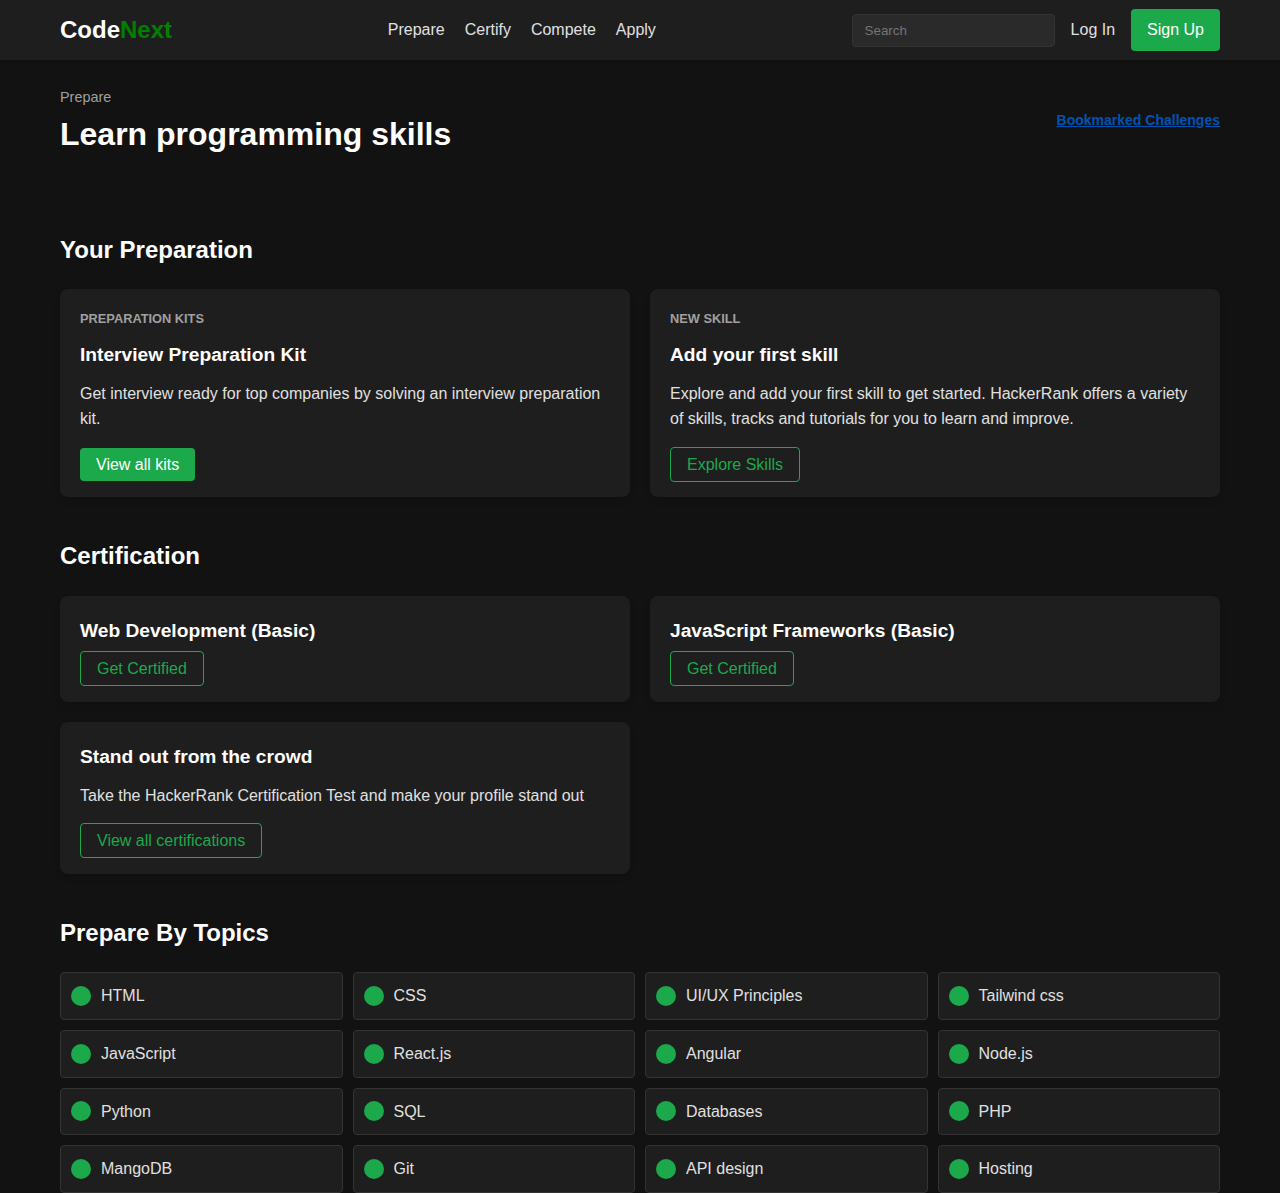
<file: index.html>
<!DOCTYPE html>
<html lang="en">
<head>
    <meta charset="UTF-8">
    <meta name="viewport" content="width=device-width, initial-scale=1.0">
    <title>Dashboard</title>
    <link rel="stylesheet" href="styles.css">
</head>
<body>
    <header>
        <nav>
            <div class="container">
                <div class="logo">
                    <a href="#"><span class="white">Code</span><span class="green">Next</span></a>
                </div>
                <ul class="nav-links">
                    <li><a href="index.html">Prepare</a></li>
                    <li><a href="index2.html">Certify</a></li>
                    <li><a href="i3.html">Compete</a></li>
                    <li><a href="i4.html">Apply</a></li>
                </ul>
                <div class="search-login">
                    <div class="search-bar">
                        <input type="search" placeholder="Search">
                    </div>
                    <a href="#" class="btn btn-ghost">Log In</a>
                    <a href="#" class="btn btn-primary">Sign Up</a>
                </div>
            </div>
        </nav>
    </header>
<br>
    <main class="container">
        <section class="hero">
            <p class="subtitle">Prepare</p>
            <h1 class="section-title">Learn programming skills <span class="bookmarked">Bookmarked Challenges</span></h1>
        </section>
<br><br>
        <section class="preparation">
            <h2>Your Preparation</h2>
            <div class="card-grid">
                <div class="card">
                    <h3>PREPARATION KITS</h3>
                    <h4>Interview Preparation Kit</h4>
                    <p>Get interview ready for top companies by solving an interview preparation kit.</p>
                    <a href="#" class="btn btn-primary">View all kits</a>
                </div>
                <div class="card">
                    <h3>NEW SKILL</h3>
                    <h4>Add your first skill</h4>
                    <p>Explore and add your first skill to get started. HackerRank offers a variety of skills, tracks and tutorials for you to learn and improve.</p>
                    <a href="#" class="btn btn-outline">Explore Skills</a>
                </div>
            </div>
        </section>

        <section class="certification">
            <h2>Certification</h2>
            <div class="card-grid">
                <div class="card">
                    <h4>Web Development (Basic)</h4>
                    <a href="#" class="btn btn-outline">Get Certified</a>
                </div>
                <div class="card">
                    <h4>JavaScript Frameworks (Basic)</h4>
                    <a href="#" class="btn btn-outline">Get Certified</a>
                </div>
                <div class="card">
                    <h4>Stand out from the crowd</h4>
                    <p>Take the HackerRank Certification Test and make your profile stand out</p>
                    <a href="#" class="btn btn-outline">View all certifications</a>
                </div>
            </div>
        </section>

        <section class="topics">
            <h2>Prepare By Topics</h2>
            <div class="topic-grid">
                <a href="#" class="topic-item">HTML</a>
                <a href="#" class="topic-item">CSS</a>
                <a href="#" class="topic-item">UI/UX Principles</a>
                <a href="#" class="topic-item">Tailwind css</a>
                <a href="#" class="topic-item">JavaScript</a>
                <a href="#" class="topic-item">React.js</a>
                <a href="#" class="topic-item">Angular</a>
                <a href="#" class="topic-item">Node.js</a>
                <a href="#" class="topic-item">Python</a>
                <a href="#" class="topic-item">SQL</a>
                <a href="#" class="topic-item">Databases</a>
                <a href="#" class="topic-item">PHP</a>
                <a href="#" class="topic-item">MangoDB</a>
                <a href="#" class="topic-item">Git</a>
                <a href="#" class="topic-item">API design</a>
                <a href="#" class="topic-item">Hosting</a>
            </div>
        </section>
    </main>
</body>
</html>
</file>
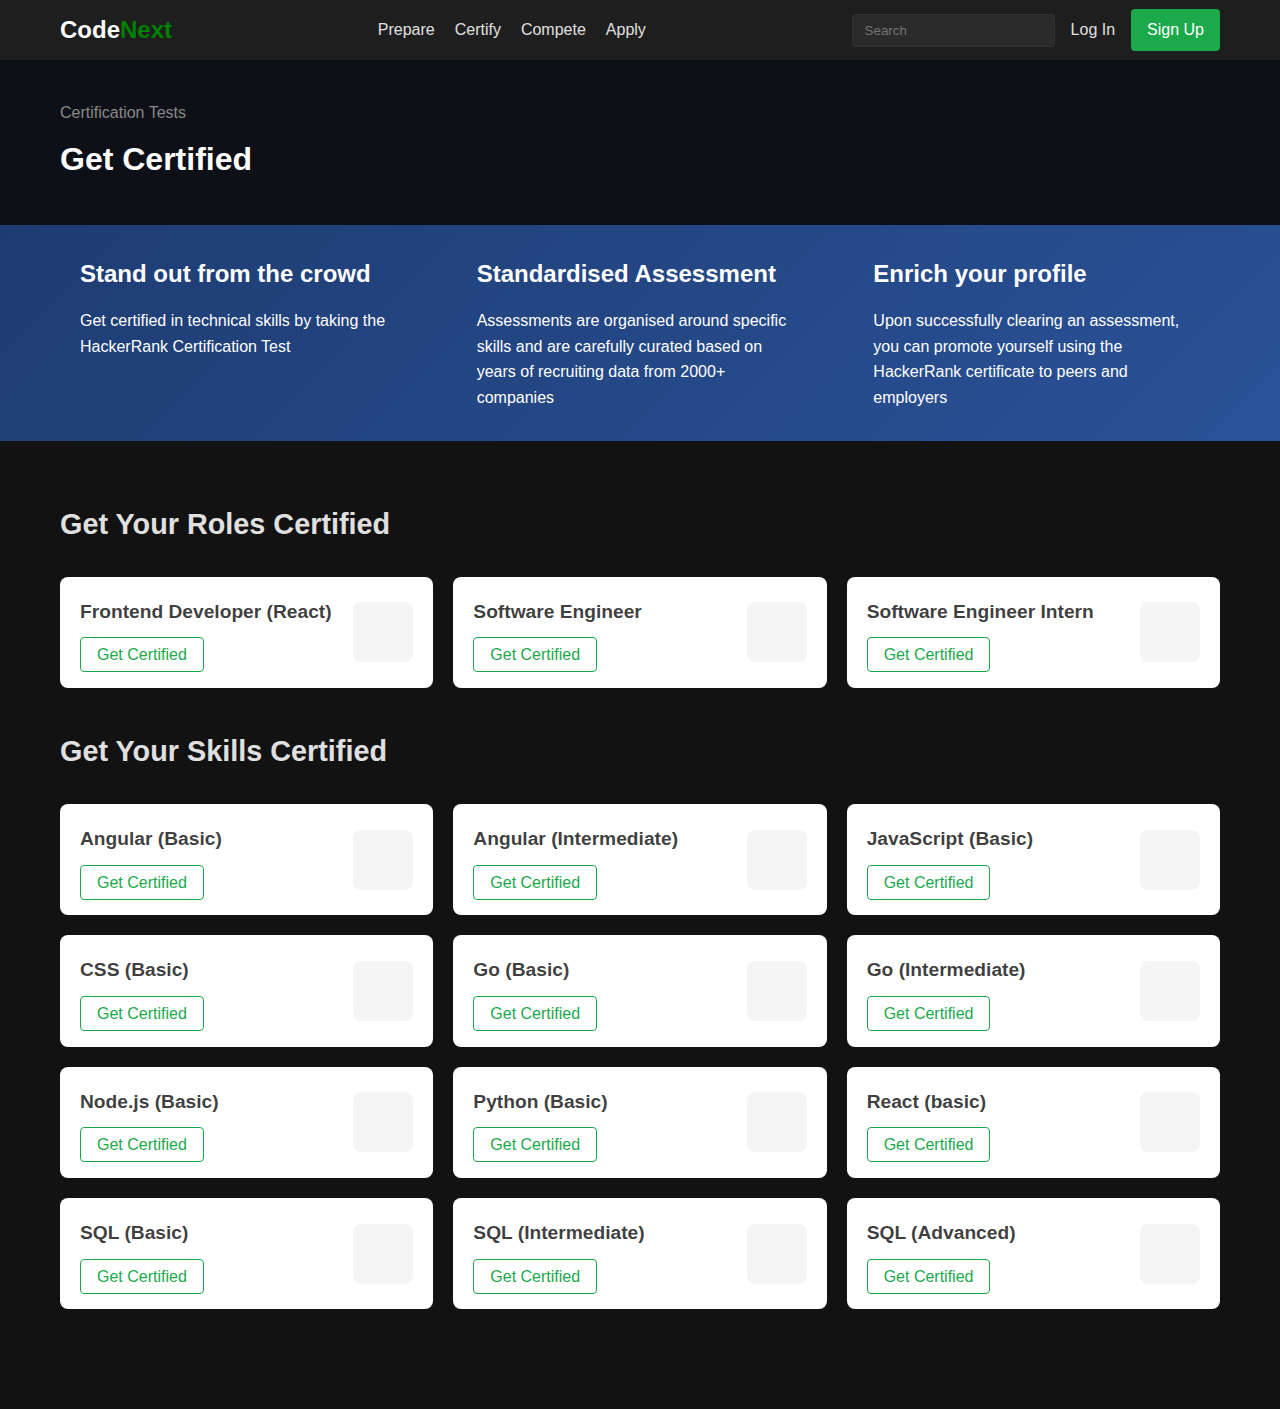
<file: index2.html>
<!DOCTYPE html>
<html lang="en">

<head>
    <meta charset="UTF-8">
    <meta name="viewport" content="width=device-width, initial-scale=1.0">
    <title>Certification</title>
    <link rel="stylesheet" href="s2.css">
</head>

<body>
    <header>
        <nav>
            <div class="container">
                <div class="logo">
                    <a href="#"><span class="white">Code</span><span class="green">Next</span></a>
                </div>
                <ul class="nav-links">
                    <li><a href="index.html">Prepare</a></li>
                    <li><a href="index2.html">Certify</a></li>
                    <li><a href="i3.html">Compete</a></li>
                    <li><a href="i4.html">Apply</a></li>
                </ul>
                <div class="search-login">
                    <div class="search-bar">
                        <input type="search" placeholder="Search">
                    </div>
                    <a href="#" class="btn btn-ghost">Log In</a>
                    <a href="#" class="btn btn-primary">Sign Up</a>
                </div>
            </div>
        </nav>
    </header>

    <main>
        <section class="hero">
            <div class="container">
                <p class="subtitle">Certification Tests</p>
                <h1>Get Certified</h1>
            </div>
        </section>

        <section class="features">
            <div class="container">
                <div class="feature-grid">
                    <div class="feature-item">
                        <h3>Stand out from the crowd</h3>
                        <p>Get certified in technical skills by taking the HackerRank Certification Test</p>
                    </div>
                    <div class="feature-item">
                        <h3>Standardised Assessment</h3>
                        <p>Assessments are organised around specific skills and are carefully curated based on years of
                            recruiting data from 2000+ companies</p>
                    </div>
                    <div class="feature-item">
                        <h3>Enrich your profile</h3>
                        <p>Upon successfully clearing an assessment, you can promote yourself using the HackerRank
                            certificate to peers and employers</p>
                    </div>
                </div>
            </div>
        </section>

        <section class="certifications">
            <div class="container">
                <h2>Get Your Roles Certified</h2>
                <div class="cert-grid">
                    <div class="cert-card">
                        <div class="cert-content">
                            <h3>Frontend Developer (React)</h3>
                            <a href="#" class="btn btn-outline">Get Certified</a>
                        </div>
                        <div class="cert-icon"></div>
                    </div>
                    <div class="cert-card">
                        <div class="cert-content">
                            <h3>Software Engineer</h3>
                            <a href="#" class="btn btn-outline">Get Certified</a>
                        </div>
                        <div class="cert-icon"></div>
                    </div>
                    <div class="cert-card">
                        <div class="cert-content">
                            <h3>Software Engineer Intern</h3>
                            <a href="#" class="btn btn-outline">Get Certified</a>
                        </div>
                        <div class="cert-icon"></div>
                    </div>
                </div>

                <h2>Get Your Skills Certified</h2>
                <div class="cert-grid">
                    <div class="cert-card">
                        <div class="cert-content">
                            <h3>Angular (Basic)</h3>
                            <a href="#" class="btn btn-outline">Get Certified</a>
                        </div>
                        <div class="cert-icon angular"></div>
                    </div>
                    <div class="cert-card">
                        <div class="cert-content">
                            <h3>Angular (Intermediate)</h3>
                            <a href="#" class="btn btn-outline">Get Certified</a>
                        </div>
                        <div class="cert-icon angular"></div>
                    </div>
                    <div class="cert-card">
                        <div class="cert-content">
                            <h3>JavaScript (Basic)</h3>
                            <a href="#" class="btn btn-outline">Get Certified</a>
                        </div>
                        <div class="cert-icon csharp"></div>
                    </div>
                    <div class="cert-card">
                        <div class="cert-content">
                            <h3>CSS (Basic)</h3>
                            <a href="#" class="btn btn-outline">Get Certified</a>
                        </div>
                        <div class="cert-icon css"></div>
                    </div>
                    <div class="cert-card">
                        <div class="cert-content">
                            <h3>Go (Basic)</h3>
                            <a href="#" class="btn btn-outline">Get Certified</a>
                        </div>
                        <div class="cert-icon go"></div>
                    </div>
                    <div class="cert-card">
                        <div class="cert-content">
                            <h3>Go (Intermediate)</h3>
                            <a href="#" class="btn btn-outline">Get Certified</a>
                        </div>
                        <div class="cert-icon go"></div>
                    </div>
                    <div class="cert-card">
                        <div class="cert-content">
                            <h3>Node.js (Basic)</h3>
                            <a href="#" class="btn btn-outline">Get Certified</a>
                        </div>
                        <div class="cert-icon go"></div>
                    </div>
                    <div class="cert-card">
                        <div class="cert-content">
                            <h3>Python (Basic)</h3>
                            <a href="#" class="btn btn-outline">Get Certified</a>
                        </div>
                        <div class="cert-icon go"></div>
                    </div>
                    <div class="cert-card">
                        <div class="cert-content">
                            <h3>React (basic)</h3>
                            <a href="#" class="btn btn-outline">Get Certified</a>
                        </div>
                        <div class="cert-icon go"></div>
                    </div>
                    <div class="cert-card">
                        <div class="cert-content">
                            <h3>SQL (Basic)</h3>
                            <a href="#" class="btn btn-outline">Get Certified</a>
                        </div>
                        <div class="cert-icon go"></div>
                    </div>
                    <div class="cert-card">
                        <div class="cert-content">
                            <h3>SQL (Intermediate)</h3>
                            <a href="#" class="btn btn-outline">Get Certified</a>
                        </div>
                        <div class="cert-icon go"></div>
                    </div>
                    <div class="cert-card">
                        <div class="cert-content">
                            <h3>SQL (Advanced)</h3>
                            <a href="#" class="btn btn-outline">Get Certified</a>
                        </div>
                        <div class="cert-icon go"></div>
                    </div>
                </div>
            </div>
            </div>
        </section>
    </main>
</body>

</html>
</file>
<file: styles.css>
* {
    margin: 0;
    padding: 0;
    box-sizing: border-box;
}

body {
    font-family: -apple-system, BlinkMacSystemFont, 'Segoe UI', Roboto, Oxygen, Ubuntu, Cantarell, 'Open Sans', 'Helvetica Neue', sans-serif;
    line-height: 1.6;
    color: #e0e0e0;
    background-color: #121212;
}

.container {
    max-width: 1200px;
    margin: 0 auto;
    padding: 0 20px;
}

a {
    text-decoration: none;
    color: inherit;
}

/* Header styles */
header {
    background-color: #1e1e1e;
    box-shadow: 0 2px 4px rgba(0, 0, 0, 0.2);
}

nav .container {
    display: flex;
    justify-content: space-between;
    align-items: center;
    height: 60px;
}

.logo a {
    font-weight: bold;
    font-size: 1.5rem;
}

.white{
    color: white;
}

.green{
    color: green;

}
.nav-links {
    display: none;
}

.nav-links a:hover {
    color: #1ba94c;
}

.search-login {
    display: flex;
    align-items: center;
}

.search-bar input {
    padding: 8px 12px;
    border: 1px solid #333;
    border-radius: 4px;
    background-color: #2a2a2a;
    color: #e0e0e0;
}

.btn {
    padding: 8px 16px;
    border-radius: 4px;
    font-weight: 500;
    transition: all 0.3s;
}

.btn-ghost {
    color: #e0e0e0;
}

.btn-ghost:hover {
    color: #1ba94c;
}

.btn-primary {
    background-color: #1ba94c;
    color: #fff;
}

.btn-primary:hover {
    background-color: #0f7d34;
}

.btn-outline {
    border: 1px solid #1ba94c;
    color: #1ba94c;
}

.btn-outline:hover {
    background-color: rgba(27, 169, 76, 0.1);
}

/* Main content styles */
main {
    padding: 40px 0;
}

.bookmarked {
    color: #0053b2;
    font-size: 14px;
    float: right;
    text-decoration: underline;
    cursor: pointer;
}


h1, h2 {
    margin-bottom: 20px;
    color: #fff;
}

.subtitle {
    color: #a0a0a0;
    font-size: 0.9rem;
}

.card-grid {
    display: grid;
    gap: 20px;
    margin-bottom: 40px;
}

.card {
    background-color: #1e1e1e;
    border-radius: 8px;
    padding: 20px;
    box-shadow: 0 4px 6px rgba(0, 0, 0, 0.1);
    transition: transform 0.3s, box-shadow 0.3s;
}

.card:hover {
    transform: translateY(-5px);
    box-shadow: 0 6px 8px rgba(0, 0, 0, 0.2);
}

.card h3 {
    font-size: 0.8rem;
    color: #a0a0a0;
    margin-bottom: 10px;
}

.card h4 {
    font-size: 1.2rem;
    margin-bottom: 10px;
    color: #fff;
}

.card p {
    margin-bottom: 20px;
    color: #e0e0e0;
}

.topic-grid {
    display: grid;
    gap: 10px;
}

.topic-item {
    background-color: #1e1e1e;
    border: 1px solid #333;
    border-radius: 4px;
    padding: 10px;
    display: flex;
    align-items: center;
    transition: background-color 0.3s;
}

.topic-item:hover {
    background-color: #2a2a2a;
}

.topic-item::before {
    content: '';
    display: inline-block;
    width: 20px;
    height: 20px;
    background-color: #1ba94c;
    border-radius: 50%;
    margin-right: 10px;
}

/* Responsive styles */
@media (min-width: 768px) {
    .nav-links {
        display: flex;
        list-style: none;
    }

    .nav-links li {
        margin-left: 20px;
    }

    .card-grid {
        grid-template-columns: repeat(2, 1fr);
    }

    .topic-grid {
        grid-template-columns: repeat(3, 1fr);
    }
}

@media (min-width: 1024px) {
    .topic-grid {
        grid-template-columns: repeat(4, 1fr);
    }
}

/* Additional dark theme enhancements */
::selection {
    background-color: rgba(27, 169, 76, 0.3);
}

::-webkit-scrollbar {
    width: 12px;
}

::-webkit-scrollbar-track {
    background: #1e1e1e;
}

::-webkit-scrollbar-thumb {
    background-color: #333;
    border-radius: 6px;
    border: 3px solid #1e1e1e;
}

::-webkit-scrollbar-thumb:hover {
    background-color: #444;
}
</file>
<file: s2.css>
* {
    margin: 0;
    padding: 0;
    box-sizing: border-box;
}

body {
    font-family: -apple-system, BlinkMacSystemFont, 'Segoe UI', Roboto, Oxygen, Ubuntu, Cantarell, 'Open Sans', 'Helvetica Neue', sans-serif;
    line-height: 1.6;
    color: #e0e0e0;
    background-color: #121212;
}

.container {
    max-width: 1200px;
    margin: 0 auto;
    padding: 0 20px;
}

a {
    text-decoration: none;
    color: inherit;
}

/* Header styles */
header {
    background-color: #1e1e1e;
    box-shadow: 0 2px 4px rgba(0, 0, 0, 0.2);
}

nav .container {
    display: flex;
    justify-content: space-between;
    align-items: center;
    height: 60px;
}

.logo a {
    font-weight: bold;
    font-size: 1.5rem;
}

.white{
    color: white;
}

.green{
    color: green;

}
.nav-links {
    display: flex;
    list-style: none;
    gap: 20px;
}

.nav-links a:hover {
    color: #1ba94c;
}

.search-login {
    display: flex;
    align-items: center;
}

.search-bar input {
    padding: 8px 12px;
    border: 1px solid #333;
    border-radius: 4px;
    background-color: #2a2a2a;
    color: #e0e0e0;
}

.btn {
    padding: 8px 16px;
    border-radius: 4px;
    font-weight: 500;
    transition: all 0.3s;
}

.btn-ghost {
    color: #e0e0e0;
}

.btn-ghost:hover {
    color: #1ba94c;
}

.btn-primary {
    background-color: #1ba94c;
    color: #fff;
}

.btn-primary:hover {
    background-color: #0f7d34;
}

.btn-outline {
    border: 1px solid #1ba94c;
    color: #1ba94c;
}

.btn-outline:hover {
    background-color: rgba(27, 169, 76, 0.1);
}

/* Hero and Features section */
.hero {
    background-color: #0d1117;
    padding: 40px 0;
    color: #fff;
}

.subtitle {
    color: #888;
    margin-bottom: 8px;
}

.features {
    background: linear-gradient(135deg, #1e3c72 0%, #2a5298 100%);
    color: #fff;
    padding: 10px 0;
}

.feature-grid {
    display: grid;
    grid-template-columns: repeat(auto-fit, minmax(300px, 1fr));
    gap: 30px;
}

.feature-item {
    padding: 20px;
}

.feature-item h3 {
    margin-bottom: 15px;
    font-size: 1.5rem;
}

/* Certifications section */
.certifications {
    padding: 60px 0;
}

h2 {
    margin-bottom: 30px;
    font-size: 1.8rem;
}

.cert-grid {
    display: grid;
    grid-template-columns: repeat(auto-fill, minmax(300px, 1fr));
    gap: 20px;
    margin-bottom: 40px;
}

.cert-card {
    background: #fff;
    border-radius: 8px;
    padding: 20px;
    display: flex;
    justify-content: space-between;
    align-items: center;
    transition: transform 0.2s;
}

.cert-card:hover {
    transform: translateY(-5px);
}

.cert-content {
    flex: 1;
}

.cert-content h3 {
    color: rgba(0, 0, 0, 0.763);
    margin-bottom: 15px;
    font-size: 1.2rem;
}

.cert-icon {
    width: 60px;
    height: 60px;
    background-color: #f5f5f5;
    border-radius: 8px;
    margin-left: 20px;
}

/* Responsive styles */
@media (max-width: 768px) {
    .nav-links {
        display: none;
    }

    .feature-grid {
        grid-template-columns: 1fr;
    }

    .cert-grid {
        grid-template-columns: 1fr;
    }
}

/* Language-specific icons */
.cert-icon.angular {
    background-color: #f5f5f5;
    position: relative;
}

.cert-icon.csharp {
    background-color: #f5f5f5;
}

.cert-icon.css {
    background-color: #f5f5f5;
}

.cert-icon.go {
    background-color: #f5f5f5;
}
</file>
